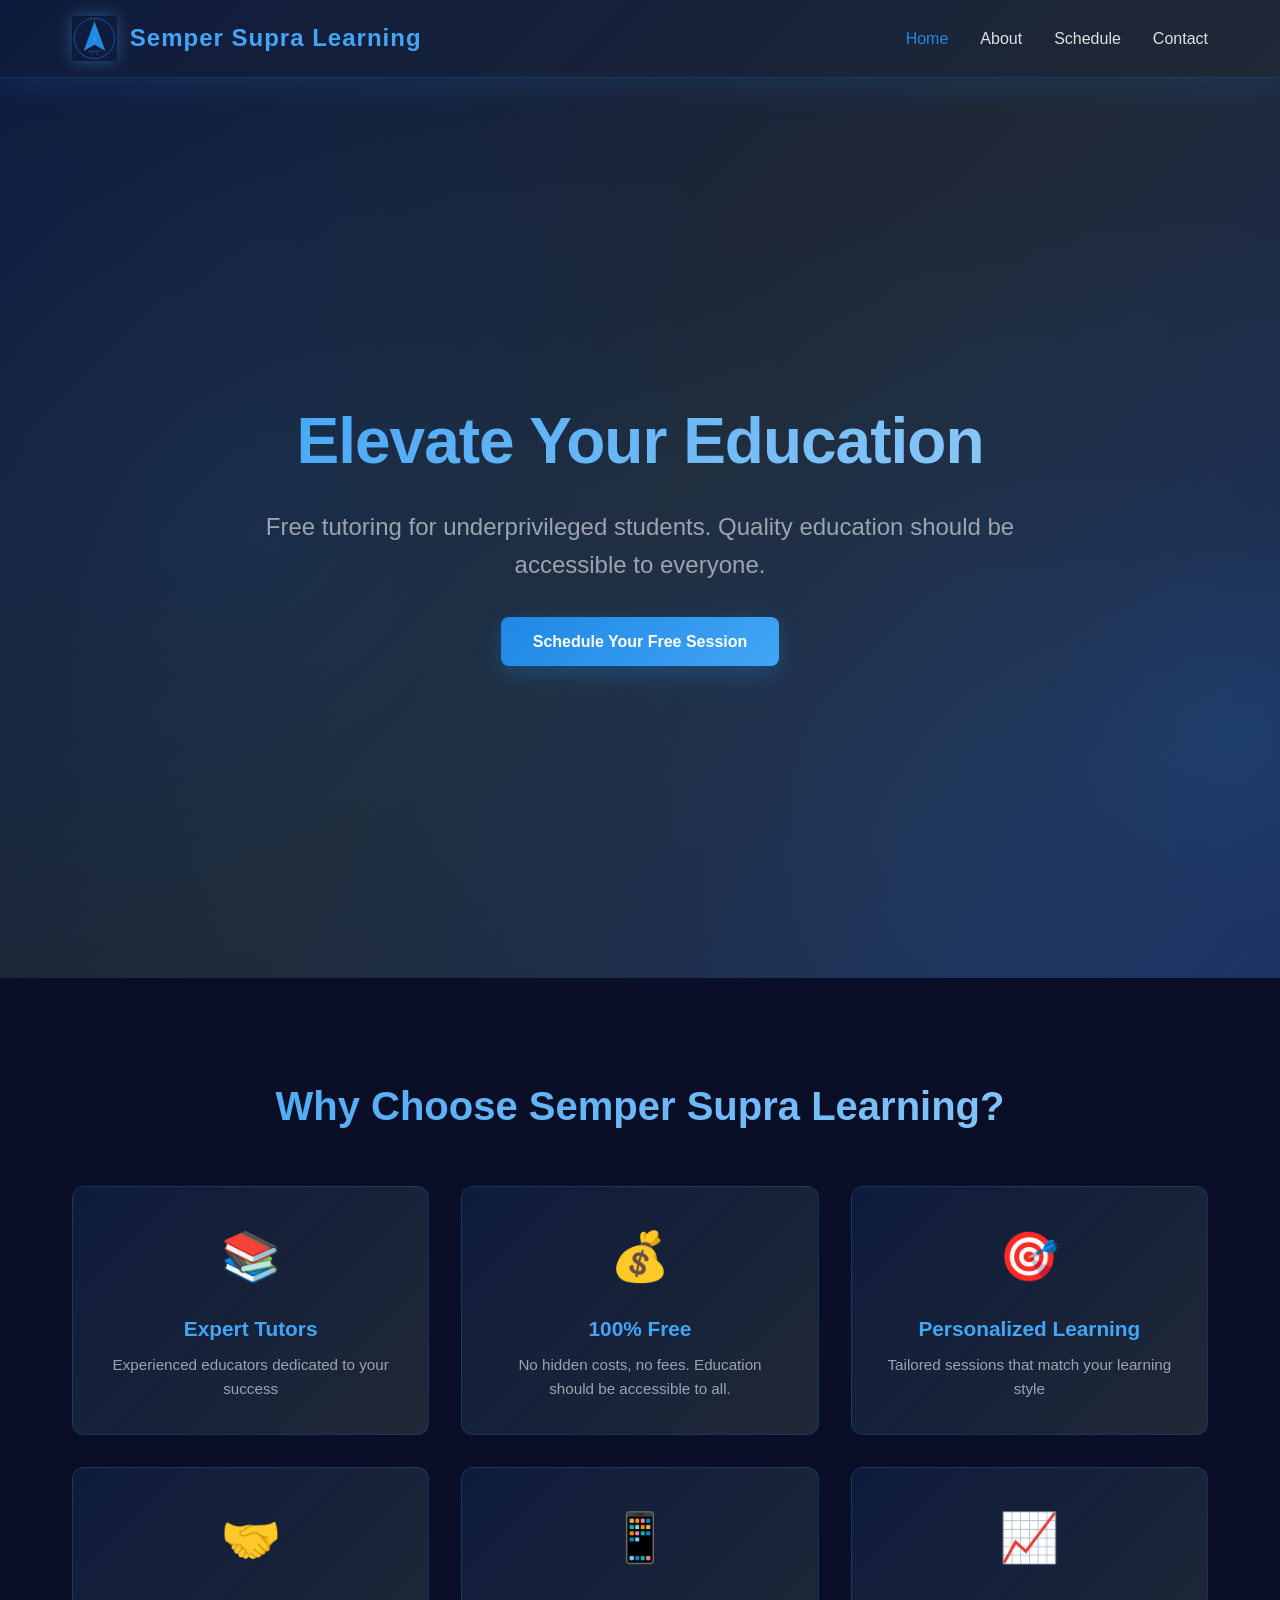
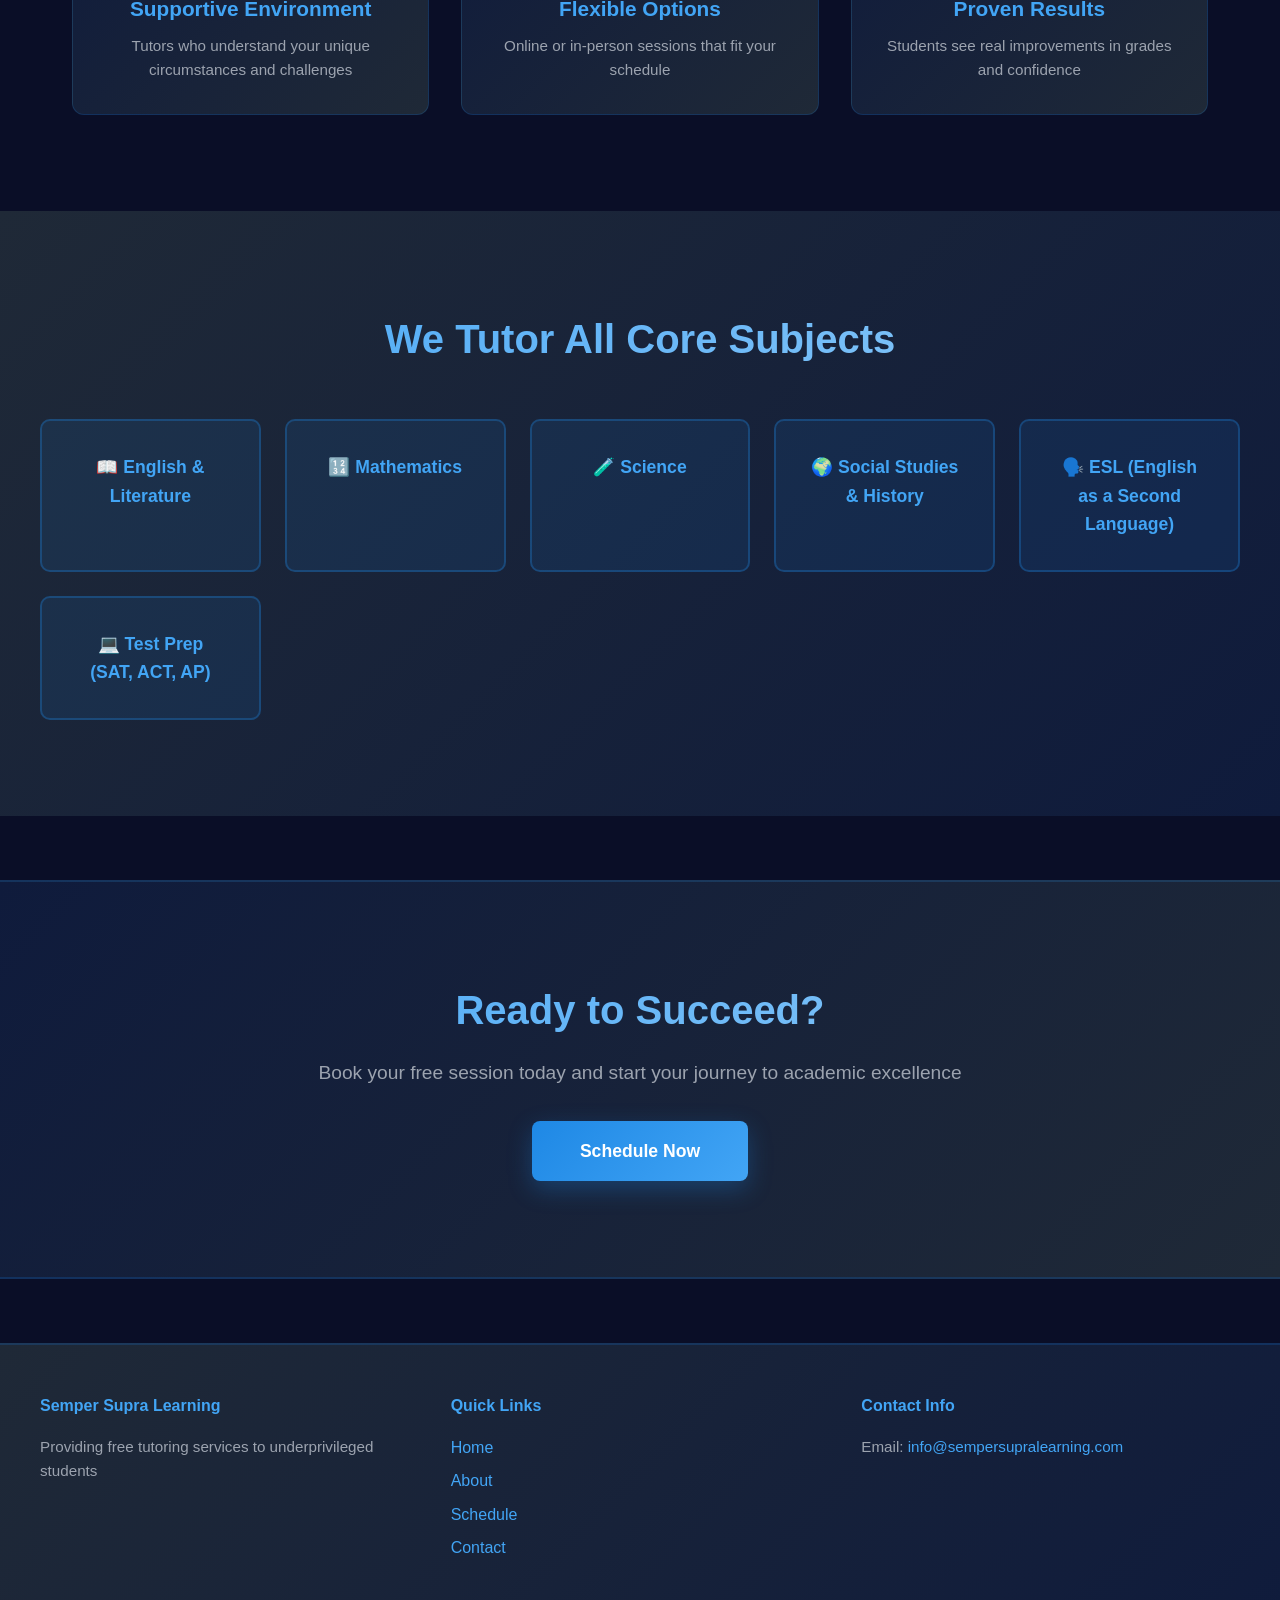
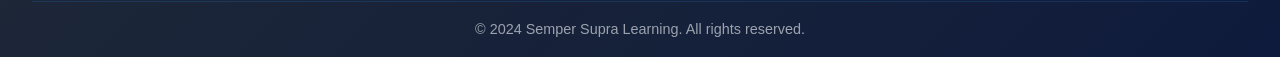
<file: index.html>
<!DOCTYPE html>
<html lang="en">
<head>
    <meta charset="UTF-8">
    <meta name="viewport" content="width=device-width, initial-scale=1.0">
    <title>Home - Semper Supra Learning</title>
    <link rel="icon" type="image/svg+xml" href="favicon.svg">
    <link rel="stylesheet" href="styles.css">
</head>
<body>
    <!-- Navigation Bar -->
    <nav class="navbar">
        <div class="nav-container">
            <div class="nav-logo">
                <a href="index.html">
                    <img src="logo.svg" alt="Semper Supra Learning" class="logo-icon">
                    Semper Supra Learning
                </a>
            </div>
            <ul class="nav-menu">
                <li class="nav-item"><a href="index.html" class="nav-link active">Home</a></li>
                <li class="nav-item"><a href="about.html" class="nav-link">About</a></li>
                <li class="nav-item"><a href="scheduling.html" class="nav-link">Schedule</a></li>
                <li class="nav-item"><a href="contact.html" class="nav-link">Contact</a></li>
            </ul>
        </div>
    </nav>

    <!-- Hero Section -->
    <section class="hero">
        <div class="hero-content">
            <h1>Elevate Your Education</h1>
            <p>Free tutoring for underprivileged students. Quality education should be accessible to everyone.</p>
            <a href="scheduling.html" class="btn btn-primary">Schedule Your Free Session</a>
        </div>
        <div class="hero-background">
            <div class="gradient-shape"></div>
        </div>
    </section>

    <!-- Features Section -->
    <section class="features">
        <h2>Why Choose Semper Supra Learning?</h2>
        <div class="features-grid">
            <div class="feature-card">
                <div class="feature-icon">📚</div>
                <h3>Expert Tutors</h3>
                <p>Experienced educators dedicated to your success</p>
            </div>
            <div class="feature-card">
                <div class="feature-icon">💰</div>
                <h3>100% Free</h3>
                <p>No hidden costs, no fees. Education should be accessible to all.</p>
            </div>
            <div class="feature-card">
                <div class="feature-icon">🎯</div>
                <h3>Personalized Learning</h3>
                <p>Tailored sessions that match your learning style</p>
            </div>
            <div class="feature-card">
                <div class="feature-icon">🤝</div>
                <h3>Supportive Environment</h3>
                <p>Tutors who understand your unique circumstances and challenges</p>
            </div>
            <div class="feature-card">
                <div class="feature-icon">📱</div>
                <h3>Flexible Options</h3>
                <p>Online or in-person sessions that fit your schedule</p>
            </div>
            <div class="feature-card">
                <div class="feature-icon">📈</div>
                <h3>Proven Results</h3>
                <p>Students see real improvements in grades and confidence</p>
            </div>
        </div>
    </section>

    <!-- Subjects Section -->
    <section class="subjects">
        <h2>We Tutor All Core Subjects</h2>
        <div class="subjects-grid">
            <div class="subject-item">📖 English & Literature</div>
            <div class="subject-item">🔢 Mathematics</div>
            <div class="subject-item">🧪 Science</div>
            <div class="subject-item">🌍 Social Studies & History</div>
            <div class="subject-item">🗣️ ESL (English as a Second Language)</div>
            <div class="subject-item">💻 Test Prep (SAT, ACT, AP)</div>
        </div>
    </section>

    <!-- CTA Section -->
    <section class="cta-section">
        <h2>Ready to Succeed?</h2>
        <p>Book your free session today and start your journey to academic excellence</p>
        <a href="scheduling.html" class="btn btn-primary btn-large">Schedule Now</a>
    </section>

    <!-- Footer -->
    <footer class="footer">
        <div class="footer-content">
            <div class="footer-section">
                <h4>Semper Supra Learning</h4>
                <p>Providing free tutoring services to underprivileged students</p>
            </div>
            <div class="footer-section">
                <h4>Quick Links</h4>
                <ul>
                    <li><a href="index.html">Home</a></li>
                    <li><a href="about.html">About</a></li>
                    <li><a href="scheduling.html">Schedule</a></li>
                    <li><a href="contact.html">Contact</a></li>
                </ul>
            </div>
            <div class="footer-section">
                <h4>Contact Info</h4>
                <p>Email: <a href="mailto:info@sempersupralearning.com">info@sempersupralearning.com</a></p>
            </div>
        </div>
        <div class="footer-bottom">
            <p>&copy; 2024 Semper Supra Learning. All rights reserved.</p>
        </div>
    </footer>

    <script src="script.js"></script>
</body>
</html>
</file>
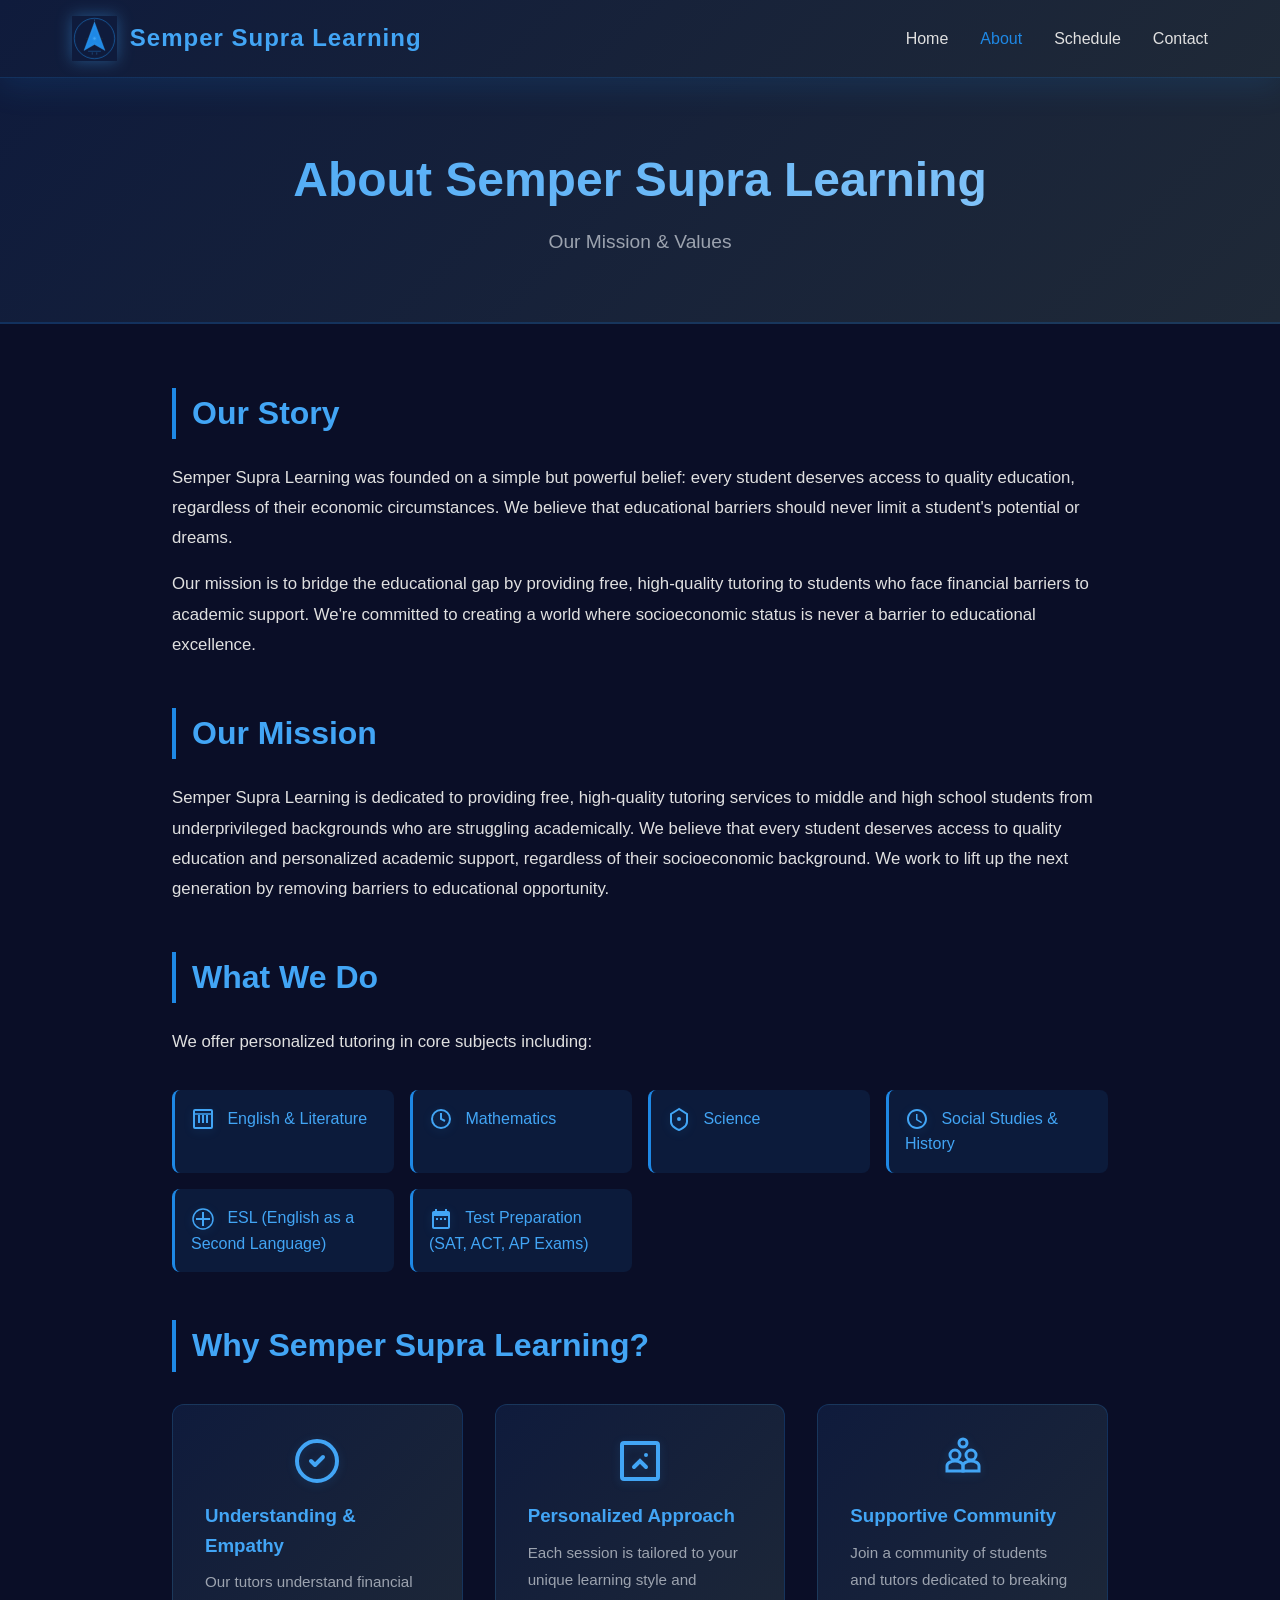
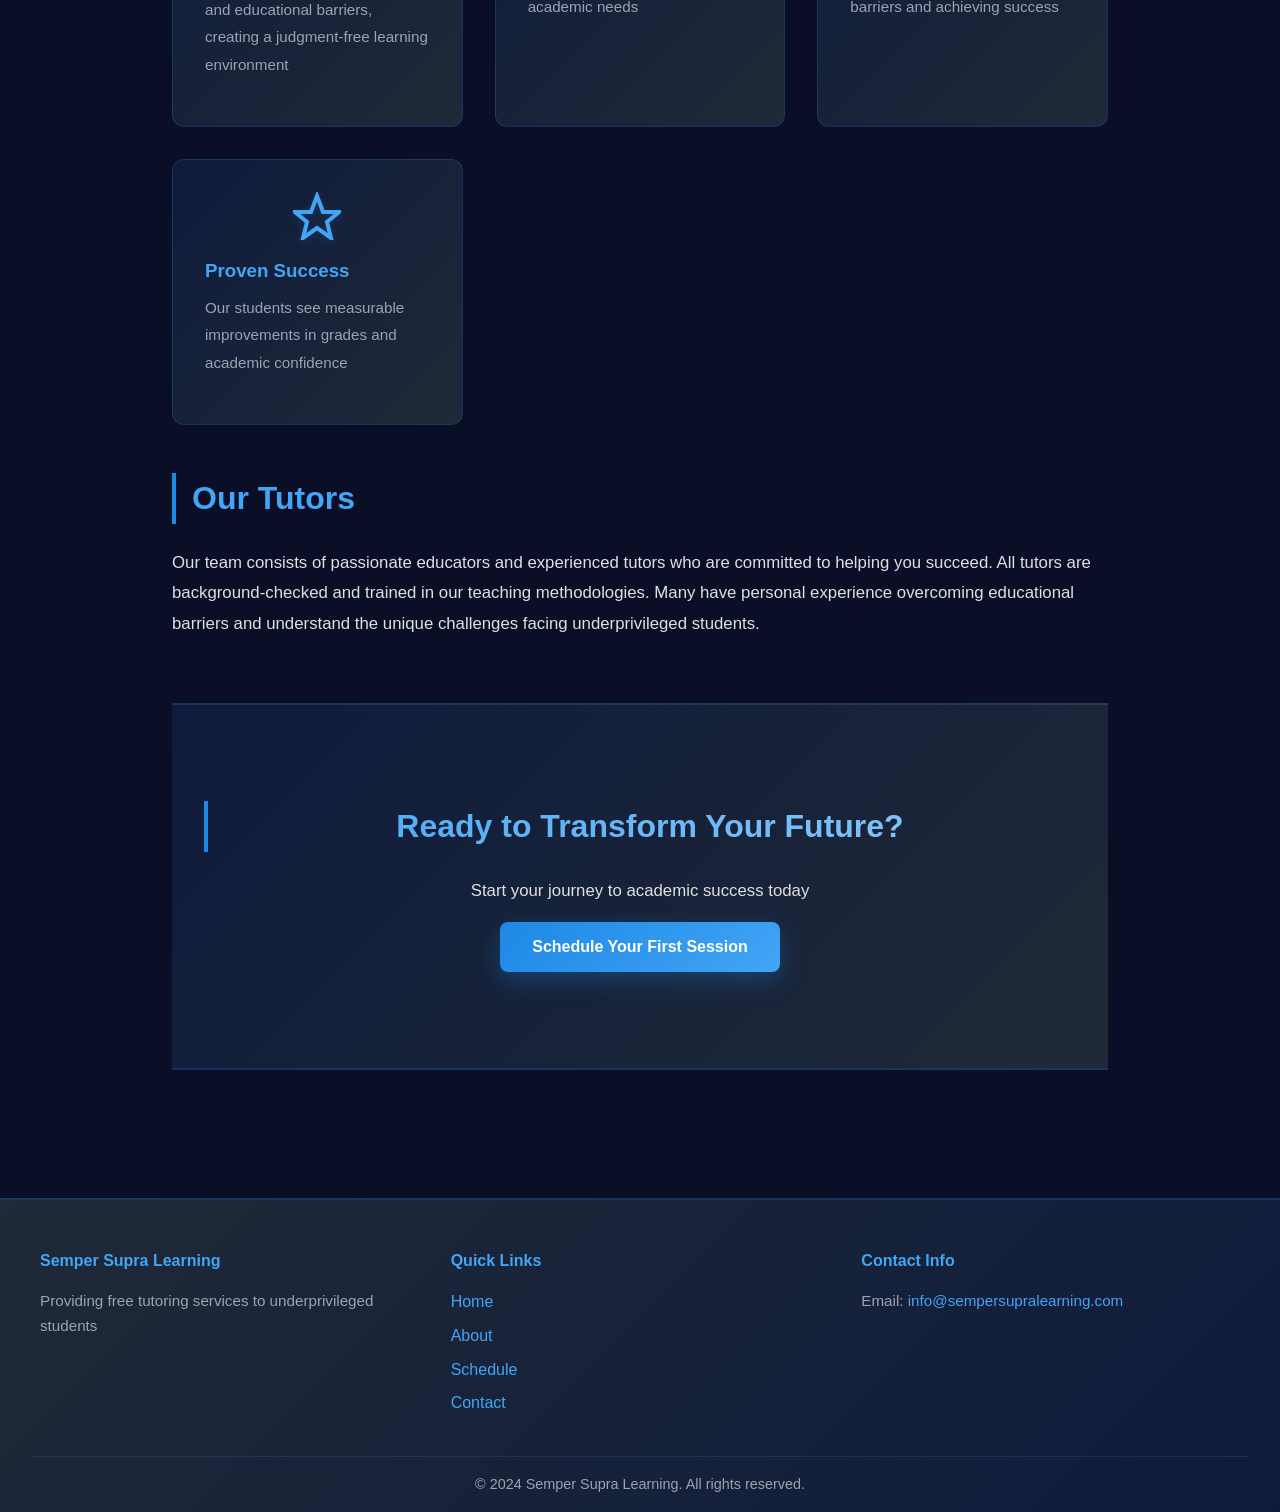
<file: about.html>
<!DOCTYPE html>
<html lang="en">
<head>
    <meta charset="UTF-8">
    <meta name="viewport" content="width=device-width, initial-scale=1.0">
    <title>About - Semper Supra Learning</title>
    <link rel="icon" type="image/svg+xml" href="favicon.svg">
    <link rel="stylesheet" href="styles.css">
</head>
<body>
    <!-- Navigation Bar -->
    <nav class="navbar">
        <div class="nav-container">
            <div class="nav-logo">
                <a href="index.html">
                    <img src="logo.svg" alt="Semper Supra Learning" class="logo-icon">
                    Semper Supra Learning
                </a>
            </div>
            <ul class="nav-menu">
                <li class="nav-item"><a href="index.html" class="nav-link">Home</a></li>
                <li class="nav-item"><a href="about.html" class="nav-link active">About</a></li>
                <li class="nav-item"><a href="scheduling.html" class="nav-link">Schedule</a></li>
                <li class="nav-item"><a href="contact.html" class="nav-link">Contact</a></li>
            </ul>
        </div>
    </nav>

    <!-- About Hero -->
    <section class="page-hero">
        <h1>About Semper Supra Learning</h1>
        <p>Our Mission & Values</p>
    </section>

    <!-- About Content -->
    <section class="about-content">
        <div class="about-section">
            <h2>Our Story</h2>
            <p>
                Semper Supra Learning was founded on a simple but powerful belief: every student deserves access to quality education, 
                regardless of their economic circumstances. We believe that educational barriers should never limit a student's potential or dreams.
            </p>
            <p>
                Our mission is to bridge the educational gap by providing free, high-quality tutoring to students who face financial barriers 
                to academic support. We're committed to creating a world where socioeconomic status is never a barrier to educational excellence.
            </p>
        </div>

        <div class="about-section">
            <h2>Our Mission</h2>
            <p>
                Semper Supra Learning is dedicated to providing free, high-quality tutoring services to middle and high school students 
                from underprivileged backgrounds who are struggling academically. We believe that every student deserves access to quality education 
                and personalized academic support, regardless of their socioeconomic background. We work to lift up the next generation by removing 
                barriers to educational opportunity.
            </p>
        </div>

        <div class="about-section">
            <h2>What We Do</h2>
            <p>
                We offer personalized tutoring in core subjects including:
            </p>
            <ul class="subject-list">
                <li><svg class="icon-small" viewBox="0 0 24 24" xmlns="http://www.w3.org/2000/svg"><rect x="3" y="3" width="18" height="18" rx="1" fill="none" stroke="#42a5f5" stroke-width="2"/><line x1="8" y1="8" x2="8" y2="16" stroke="#42a5f5" stroke-width="2"/><line x1="12" y1="8" x2="12" y2="16" stroke="#42a5f5" stroke-width="2"/><line x1="16" y1="8" x2="16" y2="16" stroke="#42a5f5" stroke-width="2"/><line x1="3" y1="7" x2="21" y2="7" stroke="#42a5f5" stroke-width="1.5"/></svg> English & Literature</li>
                <li><svg class="icon-small" viewBox="0 0 24 24" xmlns="http://www.w3.org/2000/svg"><g fill="none" stroke="#42a5f5" stroke-width="2"><circle cx="12" cy="12" r="9"/><path d="M12 6v6l4 2"/></g></svg> Mathematics</li>
                <li><svg class="icon-small" viewBox="0 0 24 24" xmlns="http://www.w3.org/2000/svg"><path d="M12 2L4 7v8c0 5 8 8 8 8s8-3 8-8V7l-8-5z" fill="none" stroke="#42a5f5" stroke-width="2"/><circle cx="12" cy="12" r="2" fill="#42a5f5"/></svg> Science</li>
                <li><svg class="icon-small" viewBox="0 0 24 24" xmlns="http://www.w3.org/2000/svg"><path d="M12 2C6.48 2 2 6.48 2 12s4.48 10 10 10 10-4.48 10-10S17.52 2 12 2zm0 18c-4.41 0-8-3.59-8-8s3.59-8 8-8 8 3.59 8 8-3.59 8-8 8z" fill="#42a5f5"/><path d="M12.5 7H11v6l5.25 3.15.75-1.23-4.5-2.67z" fill="#42a5f5"/></svg> Social Studies & History</li>
                <li><svg class="icon-small" viewBox="0 0 24 24" xmlns="http://www.w3.org/2000/svg"><path d="M19 13h-6v6h-2v-6H5v-2h6V5h2v6h6v2z" fill="#42a5f5"/><circle cx="12" cy="12" r="10" fill="none" stroke="#42a5f5" stroke-width="1.5"/></svg> ESL (English as a Second Language)</li>
                <li><svg class="icon-small" viewBox="0 0 24 24" xmlns="http://www.w3.org/2000/svg"><path d="M9 11H7v2h2v-2zm4 0h-2v2h2v-2zm4 0h-2v2h2v-2zm2-7h-1V2h-2v2H8V2H6v2H5c-1.11 0-1.99.9-1.99 2L3 20c0 1.1.89 2 2 2h14c1.1 0 2-.9 2-2V6c0-1.1-.9-2-2-2zm0 16H5V9h14v11z" fill="#42a5f5"/></svg> Test Preparation (SAT, ACT, AP Exams)</li>
            </ul>
        </div>

        <div class="about-section">
            <h2>Why Semper Supra Learning?</h2>
            <div class="benefits-grid">
                <div class="benefit-item">
                    <svg class="icon-medium" viewBox="0 0 24 24" xmlns="http://www.w3.org/2000/svg"><circle cx="12" cy="12" r="10" fill="none" stroke="#42a5f5" stroke-width="2"/><path d="M9 12l2 2 4-4" stroke="#42a5f5" stroke-width="2" fill="none" stroke-linecap="round" stroke-linejoin="round"/></svg>
                    <h3>Understanding & Empathy</h3>
                    <p>Our tutors understand financial and educational barriers, creating a judgment-free learning environment</p>
                </div>
                <div class="benefit-item">
                    <svg class="icon-medium" viewBox="0 0 24 24" xmlns="http://www.w3.org/2000/svg"><rect x="3" y="3" width="18" height="18" rx="1" fill="none" stroke="#42a5f5" stroke-width="2"/><path d="M9 15l3-3 3 3" stroke="#42a5f5" stroke-width="2" fill="none" stroke-linecap="round"/><circle cx="15" cy="9" r="1" fill="#42a5f5"/></svg>
                    <h3>Personalized Approach</h3>
                    <p>Each session is tailored to your unique learning style and academic needs</p>
                </div>
                <div class="benefit-item">
                    <svg class="icon-medium" viewBox="0 0 24 24" xmlns="http://www.w3.org/2000/svg"><circle cx="8" cy="9" r="2.5" fill="none" stroke="#42a5f5" stroke-width="1.5"/><circle cx="16" cy="9" r="2.5" fill="none" stroke="#42a5f5" stroke-width="1.5"/><path d="M8 12c-2 0-4 1-4 2.5v2.5h8v-2.5c0-1.5-2-2.5-4-2.5z" fill="none" stroke="#42a5f5" stroke-width="1.5"/><path d="M16 12c-2 0-4 1-4 2.5v2.5h8v-2.5c0-1.5-2-2.5-4-2.5z" fill="none" stroke="#42a5f5" stroke-width="1.5"/><circle cx="12" cy="3" r="2" fill="none" stroke="#42a5f5" stroke-width="1.5"/></svg>
                    <h3>Supportive Community</h3>
                    <p>Join a community of students and tutors dedicated to breaking barriers and achieving success</p>
                </div>
                <div class="benefit-item">
                    <svg class="icon-medium" viewBox="0 0 24 24" xmlns="http://www.w3.org/2000/svg"><path d="M12 2L15 10H23L17 15L19 23L12 18L5 23L7 15L1 10H9L12 2Z" fill="none" stroke="#42a5f5" stroke-width="2"/></svg>
                    <h3>Proven Success</h3>
                    <p>Our students see measurable improvements in grades and academic confidence</p>
                </div>
            </div>
        </div>

        <div class="about-section">
            <h2>Our Tutors</h2>
            <p>
                Our team consists of passionate educators and experienced tutors who are committed to helping you succeed. 
                All tutors are background-checked and trained in our teaching methodologies. Many have personal experience overcoming 
                educational barriers and understand the unique challenges facing underprivileged students.
            </p>
        </div>

        <div class="about-section cta-section">
            <h2>Ready to Transform Your Future?</h2>
            <p>Start your journey to academic success today</p>
            <a href="scheduling.html" class="btn btn-primary">Schedule Your First Session</a>
        </div>
    </section>

    <!-- Footer -->
    <footer class="footer">
        <div class="footer-content">
            <div class="footer-section">
                <h4>Semper Supra Learning</h4>
                <p>Providing free tutoring services to underprivileged students</p>
            </div>
            <div class="footer-section">
                <h4>Quick Links</h4>
                <ul>
                    <li><a href="index.html">Home</a></li>
                    <li><a href="about.html">About</a></li>
                    <li><a href="scheduling.html">Schedule</a></li>
                    <li><a href="contact.html">Contact</a></li>
                </ul>
            </div>
            <div class="footer-section">
                <h4>Contact Info</h4>
                <p>Email: <a href="mailto:info@sempersupralearning.com">info@sempersupralearning.com</a></p>
            </div>
        </div>
        <div class="footer-bottom">
            <p>&copy; 2024 Semper Supra Learning. All rights reserved.</p>
        </div>
    </footer>

    <script src="script.js"></script>
</body>
</html>
</file>
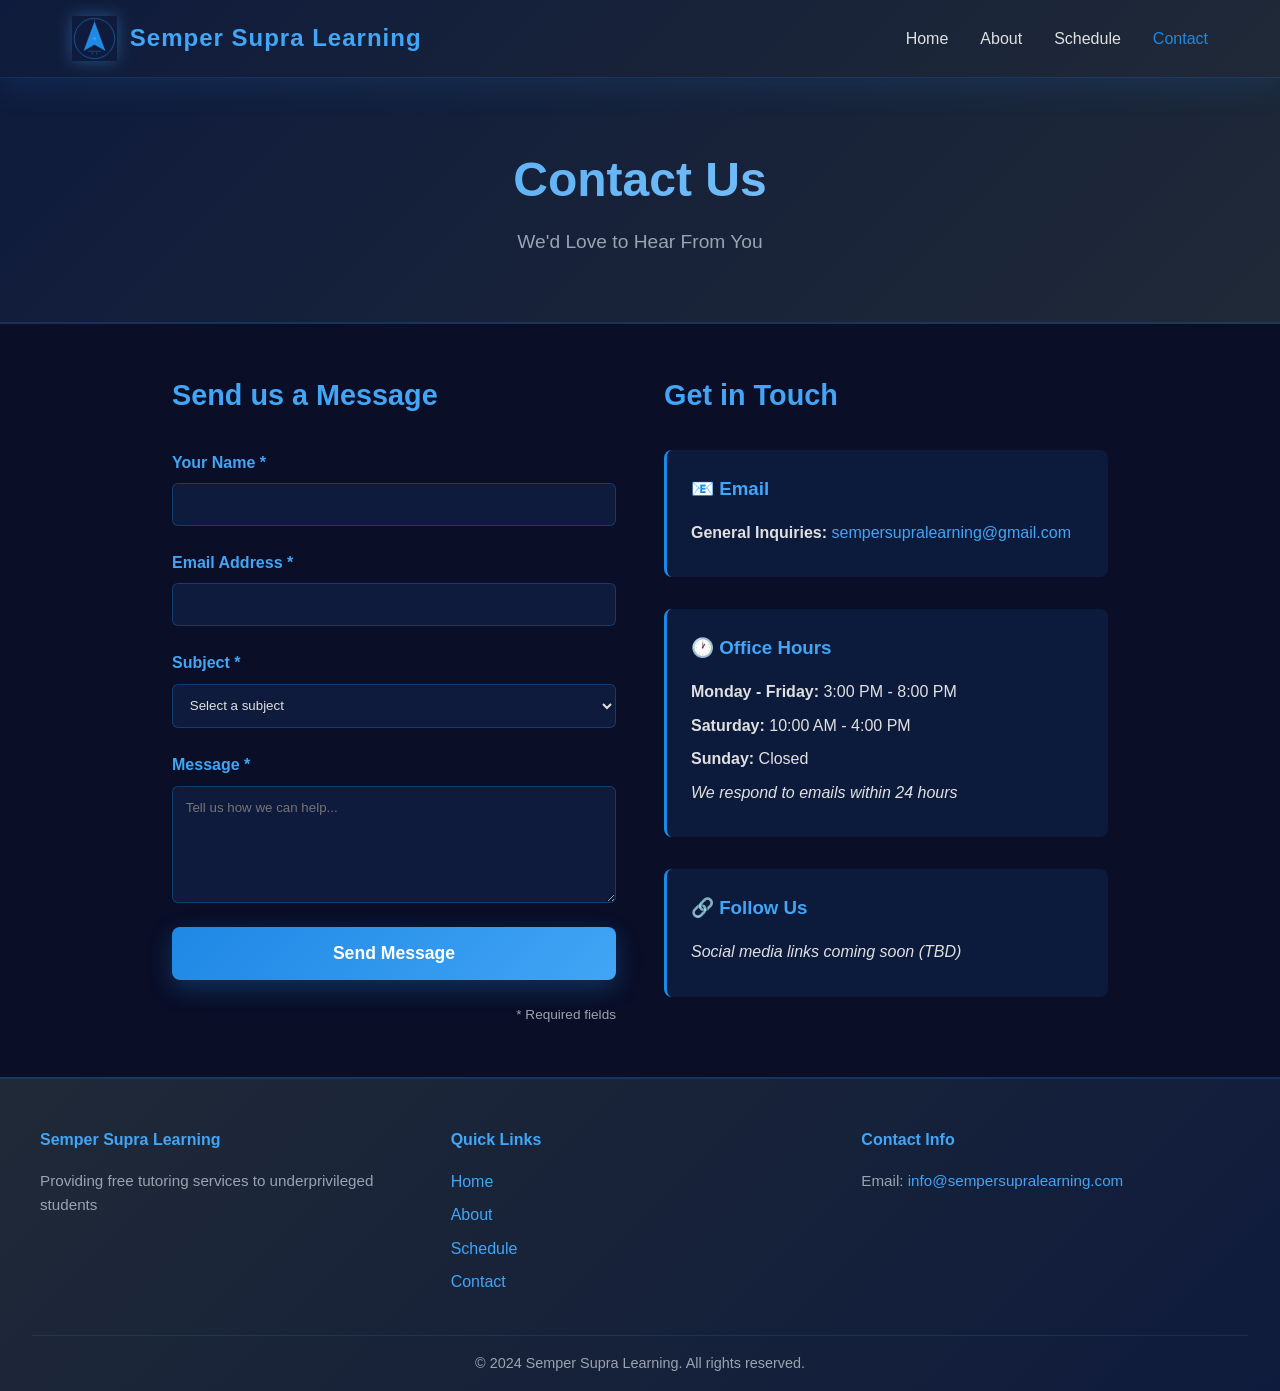
<file: contact.html>
<!DOCTYPE html>
<html lang="en">
<head>
    <meta charset="UTF-8">
    <meta name="viewport" content="width=device-width, initial-scale=1.0">
    <title>Contact Us - Semper Supra Learning</title>
    <link rel="icon" type="image/svg+xml" href="favicon.svg">
    <link rel="stylesheet" href="styles.css">
</head>
<body>
    <!-- Navigation Bar -->
    <nav class="navbar">
        <div class="nav-container">
            <div class="nav-logo">
                <a href="index.html">
                    <img src="logo.svg" alt="Semper Supra Learning" class="logo-icon">
                    Semper Supra Learning
                </a>
            </div>
            <ul class="nav-menu">
                <li class="nav-item"><a href="index.html" class="nav-link">Home</a></li>
                <li class="nav-item"><a href="about.html" class="nav-link">About</a></li>
                <li class="nav-item"><a href="scheduling.html" class="nav-link">Schedule</a></li>
                <li class="nav-item"><a href="contact.html" class="nav-link active">Contact</a></li>
            </ul>
        </div>
    </nav>

    <!-- Contact Hero -->
    <section class="page-hero">
        <h1>Contact Us</h1>
        <p>We'd Love to Hear From You</p>
    </section>

    <!-- Contact Content -->
    <section class="contact-content">
        <div class="contact-container">
            <!-- Contact Form -->
            <div class="contact-form-section">
                <h2>Send us a Message</h2>
                <form action="https://formspree.io/f/mjgnvgyv" method="POST" class="contact-form">
                    <div class="form-group">
                        <label for="contactName">Your Name *</label>
                        <input type="text" id="contactName" name="contactName" required>
                    </div>

                    <div class="form-group">
                        <label for="contactEmail">Email Address *</label>
                        <input type="email" id="contactEmail" name="contactEmail" required>
                    </div>

                    <div class="form-group">
                        <label for="contactSubject">Subject *</label>
                        <select id="contactSubject" name="contactSubject" required>
                            <option value="">Select a subject</option>
                            <option value="GeneralInquiry">General Inquiry</option>
                            <option value="Scheduling">Scheduling Question</option>
                            <option value="Technical">Technical Support</option>
                            <option value="Feedback">Feedback</option>
                            <option value="Partnership">Partnership Opportunity</option>
                            <option value="Other">Other</option>
                        </select>
                    </div>

                    <div class="form-group">
                        <label for="contactMessage">Message *</label>
                        <textarea id="contactMessage" name="contactMessage" rows="6" required placeholder="Tell us how we can help..."></textarea>
                    </div>

                    <button type="submit" class="btn btn-primary btn-large">Send Message</button>
                    <p class="form-note">* Required fields</p>
                </form>
            </div>

            <!-- Contact Information -->
            <div class="contact-info-section">
                <h2>Get in Touch</h2>

                <div class="contact-method">
                    <h3>📧 Email</h3>
                    <p>
                        <strong>General Inquiries:</strong> <a href="mailto:sempersupralearning@gmail.com">sempersupralearning@gmail.com</a>
                    </p>
                </div>

                <div class="contact-method">
                    <h3>🕐 Office Hours</h3>
                    <ul class="hours-list">
                        <li><strong>Monday - Friday:</strong> 3:00 PM - 8:00 PM</li>
                        <li><strong>Saturday:</strong> 10:00 AM - 4:00 PM</li>
                        <li><strong>Sunday:</strong> Closed</li>
                    </ul>
                    <p><em>We respond to emails within 24 hours</em></p>
                </div>

                <div class="contact-method">
                    <h3>🔗 Follow Us</h3>
                    <div class="social-links">
                        <p><em>Social media links coming soon (TBD)</em></p>
                    </div>
                </div>
            </div>
        </div>
    </section>

    <!-- Footer -->
    <footer class="footer">
        <div class="footer-content">
            <div class="footer-section">
                <h4>Semper Supra Learning</h4>
                <p>Providing free tutoring services to underprivileged students</p>
            </div>
            <div class="footer-section">
                <h4>Quick Links</h4>
                <ul>
                    <li><a href="index.html">Home</a></li>
                    <li><a href="about.html">About</a></li>
                    <li><a href="scheduling.html">Schedule</a></li>
                    <li><a href="contact.html">Contact</a></li>
                </ul>
            </div>
            <div class="footer-section">
                <h4>Contact Info</h4>
                <p>Email: <a href="mailto:info@sempersupralearning.com">info@sempersupralearning.com</a></p>
            </div>
        </div>
        <div class="footer-bottom">
            <p>&copy; 2024 Semper Supra Learning. All rights reserved.</p>
        </div>
    </footer>

    <script src="script.js"></script>
</body>
</html>
</file>
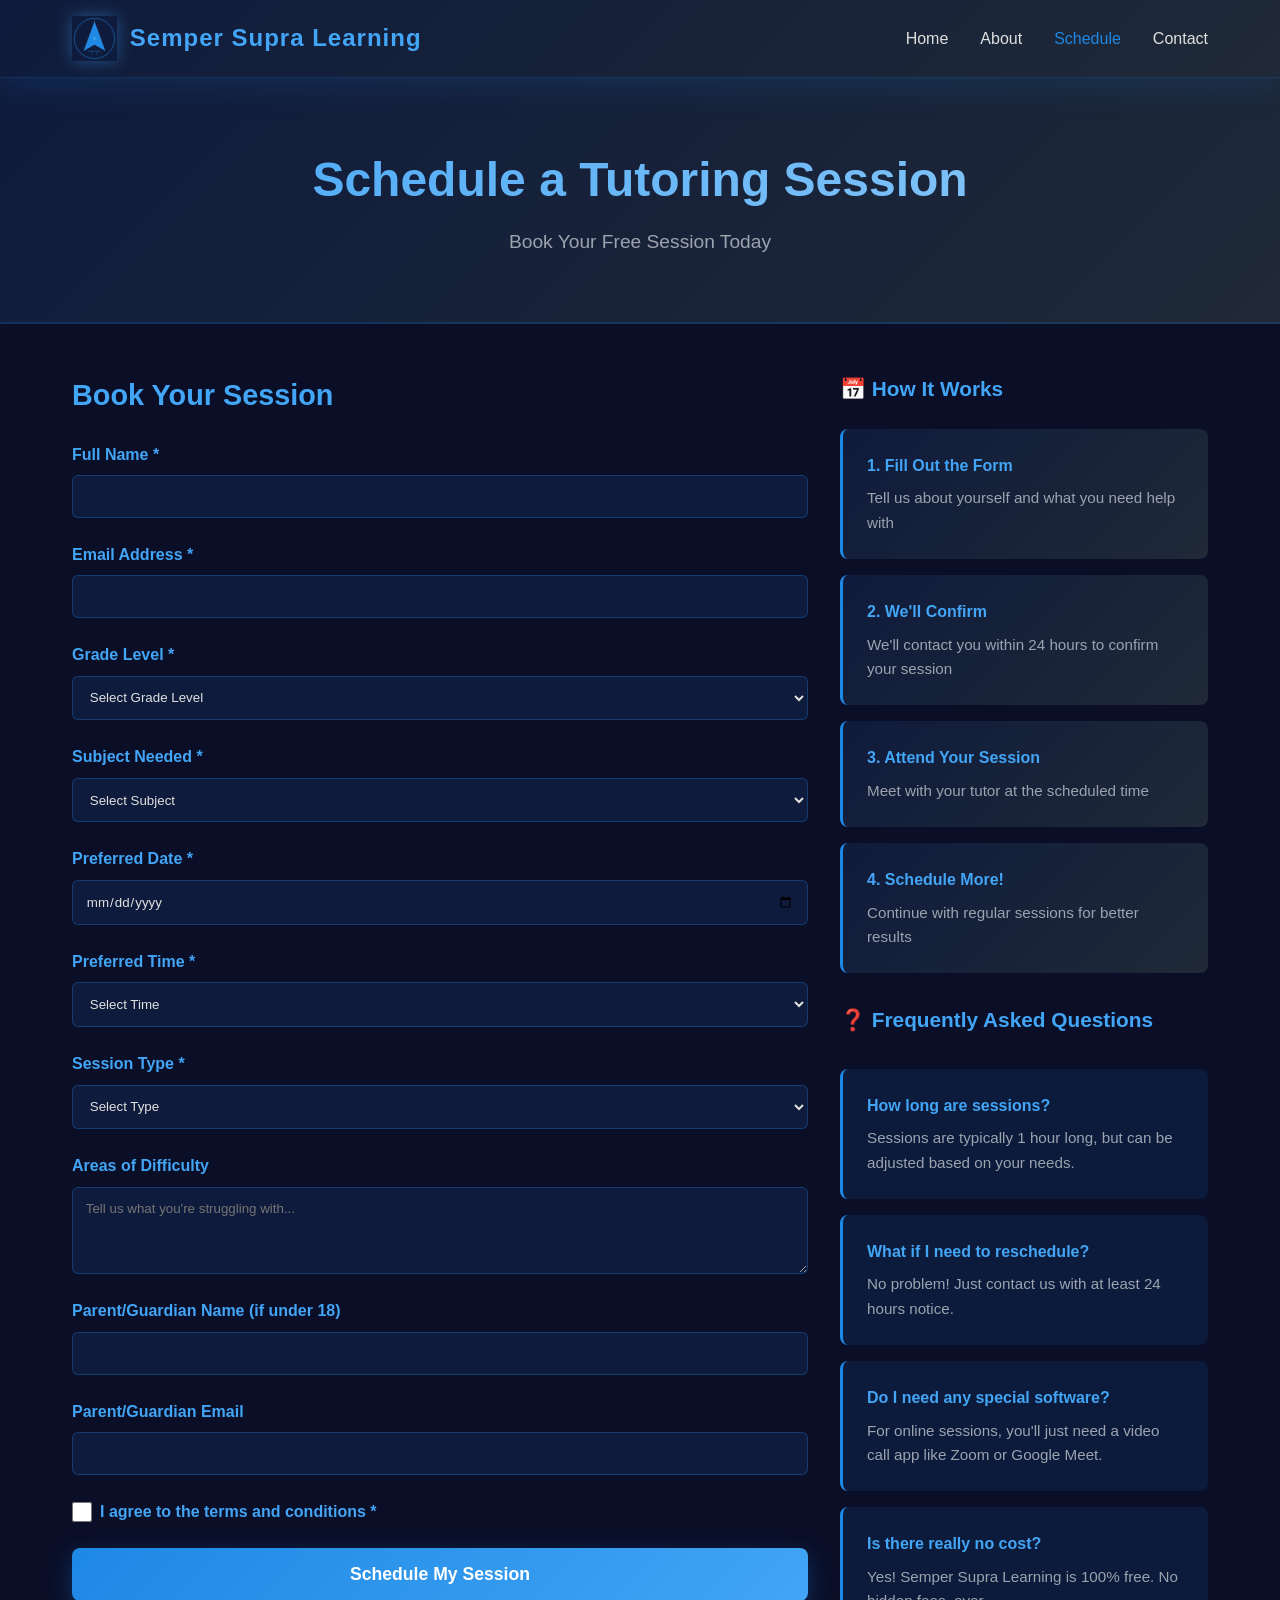
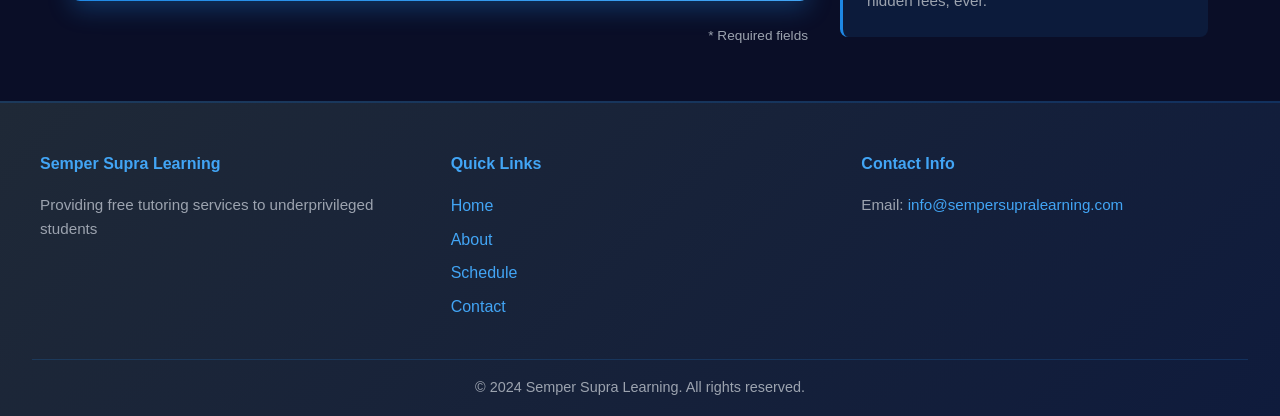
<file: scheduling.html>
<!DOCTYPE html>
<html lang="en">
<head>
    <meta charset="UTF-8">
    <meta name="viewport" content="width=device-width, initial-scale=1.0">
    <title>Schedule a Session - Semper Supra Learning</title>
    <link rel="icon" type="image/svg+xml" href="favicon.svg">
    <link rel="stylesheet" href="styles.css">
</head>
<body>
    <!-- Navigation Bar -->
    <nav class="navbar">
        <div class="nav-container">
            <div class="nav-logo">
                <a href="index.html">
                    <img src="logo.svg" alt="Semper Supra Learning" class="logo-icon">
                    Semper Supra Learning
                </a>
            </div>
            <ul class="nav-menu">
                <li class="nav-item"><a href="index.html" class="nav-link">Home</a></li>
                <li class="nav-item"><a href="about.html" class="nav-link">About</a></li>
                <li class="nav-item"><a href="scheduling.html" class="nav-link active">Schedule</a></li>
                <li class="nav-item"><a href="contact.html" class="nav-link">Contact</a></li>
            </ul>
        </div>
    </nav>

    <!-- Scheduling Hero -->
    <section class="page-hero">
        <h1>Schedule a Tutoring Session</h1>
        <p>Book Your Free Session Today</p>
    </section>

    <!-- Scheduling Content -->
    <section class="scheduling-content">
        <div class="scheduling-container">
            <div class="scheduling-form-section">
                <h2>Book Your Session</h2>
                <form action="https://formspree.io/f/xvzeozzy" method="POST" class="scheduling-form">
                    <div class="form-group">
                        <label for="fullName">Full Name *</label>
                        <input type="text" id="fullName" name="fullName" required>
                    </div>

                    <div class="form-group">
                        <label for="email">Email Address *</label>
                        <input type="email" id="email" name="email" required>
                    </div>

                    <div class="form-group">
                        <label for="gradeLevel">Grade Level *</label>
                        <select id="gradeLevel" name="gradeLevel" required>
                            <option value="">Select Grade Level</option>
                            <option value="6th">6th Grade</option>
                            <option value="7th">7th Grade</option>
                            <option value="8th">8th Grade</option>
                            <option value="9th">9th Grade (Freshman)</option>
                            <option value="10th">10th Grade (Sophomore)</option>
                            <option value="11th">11th Grade (Junior)</option>
                            <option value="12th">12th Grade (Senior)</option>
                        </select>
                    </div>

                    <div class="form-group">
                        <label for="subject">Subject Needed *</label>
                        <select id="subject" name="subject" required>
                            <option value="">Select Subject</option>
                            <option value="English">English & Literature</option>
                            <option value="Mathematics">Mathematics</option>
                            <option value="Science">Science</option>
                            <option value="History">Social Studies & History</option>
                            <option value="ESL">ESL (English as a Second Language)</option>
                            <option value="TestPrep">Test Preparation (SAT, ACT, AP)</option>
                            <option value="Other">Other</option>
                        </select>
                    </div>

                    <div class="form-group">
                        <label for="preferredDate">Preferred Date *</label>
                        <input type="date" id="preferredDate" name="preferredDate" required>
                    </div>

                    <div class="form-group">
                        <label for="preferredTime">Preferred Time *</label>
                        <select id="preferredTime" name="preferredTime" required>
                            <option value="">Select Time</option>
                            <option value="3:00 PM">3:00 PM</option>
                            <option value="3:30 PM">3:30 PM</option>
                            <option value="4:00 PM">4:00 PM</option>
                            <option value="4:30 PM">4:30 PM</option>
                            <option value="5:00 PM">5:00 PM</option>
                            <option value="5:30 PM">5:30 PM</option>
                            <option value="6:00 PM">6:00 PM</option>
                            <option value="6:30 PM">6:30 PM</option>
                            <option value="7:00 PM">7:00 PM</option>
                            <option value="Saturday 10:00 AM">Saturday 10:00 AM</option>
                            <option value="Saturday 11:00 AM">Saturday 11:00 AM</option>
                            <option value="Saturday 12:00 PM">Saturday 12:00 PM</option>
                        </select>
                    </div>

                    <div class="form-group">
                        <label for="sessionType">Session Type *</label>
                        <select id="sessionType" name="sessionType" required>
                            <option value="">Select Type</option>
                            <option value="In-Person">In-Person</option>
                            <option value="Online">Online (Video Call)</option>
                            <option value="Flexible">Either - I'm Flexible</option>
                        </select>
                    </div>

                    <div class="form-group">
                        <label for="difficulties">Areas of Difficulty</label>
                        <textarea id="difficulties" name="difficulties" rows="4" placeholder="Tell us what you're struggling with..."></textarea>
                    </div>

                    <div class="form-group">
                        <label for="parentName">Parent/Guardian Name (if under 18)</label>
                        <input type="text" id="parentName" name="parentName">
                    </div>

                    <div class="form-group">
                        <label for="parentEmail">Parent/Guardian Email</label>
                        <input type="email" id="parentEmail" name="parentEmail">
                    </div>

                    <div class="form-group checkbox">
                        <input type="checkbox" id="agreementCheckbox" name="agreement" required>
                        <label for="agreementCheckbox">I agree to the terms and conditions *</label>
                    </div>

                    <button type="submit" class="btn btn-primary btn-large">Schedule My Session</button>
                    <p class="form-note">* Required fields</p>
                </form>
            </div>

            <div class="scheduling-info-section">
                <h3>📅 How It Works</h3>
                <div class="info-box">
                    <h4>1. Fill Out the Form</h4>
                    <p>Tell us about yourself and what you need help with</p>
                </div>
                <div class="info-box">
                    <h4>2. We'll Confirm</h4>
                    <p>We'll contact you within 24 hours to confirm your session</p>
                </div>
                <div class="info-box">
                    <h4>3. Attend Your Session</h4>
                    <p>Meet with your tutor at the scheduled time</p>
                </div>
                <div class="info-box">
                    <h4>4. Schedule More!</h4>
                    <p>Continue with regular sessions for better results</p>
                </div>

                <h3 style="margin-top: 30px;">❓ Frequently Asked Questions</h3>
                <div class="faq">
                    <div class="faq-item">
                        <h4>How long are sessions?</h4>
                        <p>Sessions are typically 1 hour long, but can be adjusted based on your needs.</p>
                    </div>
                    <div class="faq-item">
                        <h4>What if I need to reschedule?</h4>
                        <p>No problem! Just contact us with at least 24 hours notice.</p>
                    </div>
                    <div class="faq-item">
                        <h4>Do I need any special software?</h4>
                        <p>For online sessions, you'll just need a video call app like Zoom or Google Meet.</p>
                    </div>
                    <div class="faq-item">
                        <h4>Is there really no cost?</h4>
                        <p>Yes! Semper Supra Learning is 100% free. No hidden fees, ever.</p>
                    </div>
                </div>
            </div>
        </div>
    </section>

    <!-- Footer -->
    <footer class="footer">
        <div class="footer-content">
            <div class="footer-section">
                <h4>Semper Supra Learning</h4>
                <p>Providing free tutoring services to underprivileged students</p>
            </div>
            <div class="footer-section">
                <h4>Quick Links</h4>
                <ul>
                    <li><a href="index.html">Home</a></li>
                    <li><a href="about.html">About</a></li>
                    <li><a href="scheduling.html">Schedule</a></li>
                    <li><a href="contact.html">Contact</a></li>
                </ul>
            </div>
            <div class="footer-section">
                <h4>Contact Info</h4>
                <p>Email: <a href="mailto:info@sempersupralearning.com">info@sempersupralearning.com</a></p>
            </div>
        </div>
        <div class="footer-bottom">
            <p>&copy; 2024 Semper Supra Learning. All rights reserved.</p>
        </div>
    </footer>

    <script src="script.js"></script>
</body>
</html>
</file>
<file: styles.css>
/* Icon Styles */
.icon-small {
    width: 24px;
    height: 24px;
    display: inline-block;
    vertical-align: middle;
    margin-right: 0.5rem;
}

.icon-medium {
    width: 48px;
    height: 48px;
    display: block;
    margin: 0 auto 1rem;
}

.icon-large {
    width: 64px;
    height: 64px;
    display: block;
    margin: 0 auto 1.5rem;
}

svg {
    transition: all 0.3s ease;
    filter: drop-shadow(0 2px 4px rgba(30, 136, 229, 0.2));
}

svg:hover {
    filter: drop-shadow(0 4px 8px rgba(30, 136, 229, 0.4));
    transform: scale(1.05);
}

.nav-logo a {
    font-size: 1.5rem;
    font-weight: 700;
    color: var(--light-accent);
    text-decoration: none;
    transition: all 0.3s ease;
    letter-spacing: 1px;
    display: flex;
    align-items: center;
    gap: 0.8rem;
}

.logo-icon {
    width: 45px;
    height: 45px;
    filter: drop-shadow(0 0 8px rgba(66, 165, 245, 0.4));
    transition: all 0.3s ease;
}

.nav-logo a:hover .logo-icon {
    filter: drop-shadow(0 0 15px rgba(66, 165, 245, 0.8));
    transform: scale(1.1);
}

/* General Styles */
* {
    margin: 0;
    padding: 0;
    box-sizing: border-box;
}

html {
    scroll-behavior: smooth;
}

body {
    font-family: 'Segoe UI', Tahoma, Geneva, Verdana, sans-serif;
    line-height: 1.6;
    color: #e0e0e0;
    background-color: #0a0e27;
}

/* Color Scheme */
:root {
    --primary-dark-blue: #0f1b3c;
    --secondary-dark-blue: #1a2d5c;
    --accent-blue: #1e88e5;
    --light-accent: #42a5f5;
    --dark-gray: #1f2937;
    --medium-gray: #374151;
    --light-gray: #4b5563;
    --text-light: #e0e0e0;
    --text-muted: #9ca3af;
    --background: #0a0e27;
}

/* Navbar */
.navbar {
    background: linear-gradient(135deg, var(--primary-dark-blue) 0%, var(--dark-gray) 100%);
    padding: 1rem 0;
    position: sticky;
    top: 0;
    z-index: 100;
    box-shadow: 0 8px 32px rgba(30, 136, 229, 0.15);
    border-bottom: 1px solid rgba(30, 136, 229, 0.2);
}

.nav-container {
    max-width: 1200px;
    margin: 0 auto;
    display: flex;
    justify-content: space-between;
    align-items: center;
    padding: 0 2rem;
}

.nav-logo a:hover {
    color: #64b5f6;
    text-shadow: 0 0 20px rgba(66, 165, 245, 0.5);
}

.nav-menu {
    display: flex;
    list-style: none;
    gap: 2rem;
}

.nav-link {
    color: var(--text-light);
    text-decoration: none;
    transition: all 0.3s ease;
    position: relative;
    font-weight: 500;
}

.nav-link::after {
    content: '';
    position: absolute;
    bottom: -5px;
    left: 0;
    width: 0;
    height: 2px;
    background: linear-gradient(90deg, var(--accent-blue), var(--light-accent));
    transition: width 0.3s ease;
}

.nav-link:hover::after {
    width: 100%;
}

.nav-link:hover {
    color: var(--light-accent);
}

.nav-link.active {
    color: var(--accent-blue);
}

/* Hero Section */
.hero {
    position: relative;
    min-height: 100vh;
    display: flex;
    align-items: center;
    justify-content: center;
    overflow: hidden;
    background: linear-gradient(135deg, var(--primary-dark-blue) 0%, var(--dark-gray) 50%, var(--secondary-dark-blue) 100%);
}

.hero::before {
    content: '';
    position: absolute;
    top: 0;
    left: 0;
    right: 0;
    bottom: 0;
    background: 
        radial-gradient(circle at 20% 50%, rgba(30, 136, 229, 0.1) 0%, transparent 50%),
        radial-gradient(circle at 80% 80%, rgba(66, 165, 245, 0.1) 0%, transparent 50%);
    pointer-events: none;
}

.hero-content {
    position: relative;
    z-index: 2;
    text-align: center;
    max-width: 800px;
    animation: fadeInUp 1s ease-out;
}

@keyframes fadeInUp {
    from {
        opacity: 0;
        transform: translateY(30px);
    }
    to {
        opacity: 1;
        transform: translateY(0);
    }
}

.hero h1 {
    font-size: 4rem;
    font-weight: 800;
    margin-bottom: 1rem;
    background: linear-gradient(135deg, var(--light-accent) 0%, #90caf9 100%);
    -webkit-background-clip: text;
    -webkit-text-fill-color: transparent;
    background-clip: text;
    letter-spacing: -1px;
}

.hero p {
    font-size: 1.5rem;
    color: var(--text-muted);
    margin-bottom: 2rem;
    font-weight: 300;
}

.gradient-shape {
    position: absolute;
    width: 400px;
    height: 400px;
    background: radial-gradient(circle, rgba(30, 136, 229, 0.1) 0%, transparent 70%);
    border-radius: 50%;
    animation: float 6s ease-in-out infinite;
}

@keyframes float {
    0%, 100% { transform: translateY(0px); }
    50% { transform: translateY(30px); }
}

/* Buttons */
.btn {
    padding: 12px 32px;
    border: none;
    border-radius: 8px;
    font-size: 1rem;
    font-weight: 600;
    cursor: pointer;
    transition: all 0.3s ease;
    text-decoration: none;
    display: inline-block;
    text-align: center;
}

.btn-primary {
    background: linear-gradient(135deg, var(--accent-blue) 0%, var(--light-accent) 100%);
    color: white;
    box-shadow: 0 8px 24px rgba(30, 136, 229, 0.3);
}

.btn-primary:hover {
    transform: translateY(-2px);
    box-shadow: 0 12px 32px rgba(30, 136, 229, 0.5);
}

.btn-large {
    padding: 16px 48px;
    font-size: 1.1rem;
}

/* Features Section */
.features {
    padding: 6rem 2rem;
    max-width: 1200px;
    margin: 0 auto;
    background: var(--background);
}

.features h2 {
    font-size: 2.5rem;
    margin-bottom: 3rem;
    text-align: center;
    background: linear-gradient(135deg, var(--light-accent) 0%, #90caf9 100%);
    -webkit-background-clip: text;
    -webkit-text-fill-color: transparent;
    background-clip: text;
}

.features-grid {
    display: grid;
    grid-template-columns: repeat(auto-fit, minmax(300px, 1fr));
    gap: 2rem;
}

.feature-card {
    background: linear-gradient(135deg, var(--primary-dark-blue) 0%, var(--dark-gray) 100%);
    padding: 2rem;
    border-radius: 12px;
    border: 1px solid rgba(30, 136, 229, 0.2);
    transition: all 0.3s ease;
    text-align: center;
}

.feature-card:hover {
    transform: translateY(-8px);
    border-color: rgba(30, 136, 229, 0.5);
    box-shadow: 0 20px 40px rgba(30, 136, 229, 0.2);
}

.feature-icon {
    font-size: 3rem;
    margin-bottom: 1rem;
}

.feature-card h3 {
    color: var(--light-accent);
    margin-bottom: 0.5rem;
    font-size: 1.3rem;
}

.feature-card p {
    color: var(--text-muted);
    font-size: 0.95rem;
}

/* Subjects Section */
.subjects {
    padding: 6rem 2rem;
    background: linear-gradient(135deg, var(--dark-gray) 0%, var(--primary-dark-blue) 100%);
    text-align: center;
}

.subjects h2 {
    font-size: 2.5rem;
    margin-bottom: 3rem;
    background: linear-gradient(135deg, var(--light-accent) 0%, #90caf9 100%);
    -webkit-background-clip: text;
    -webkit-text-fill-color: transparent;
    background-clip: text;
}

.subjects-grid {
    display: grid;
    grid-template-columns: repeat(auto-fit, minmax(200px, 1fr));
    gap: 1.5rem;
    max-width: 1200px;
    margin: 0 auto;
}

.subject-item {
    background: rgba(30, 136, 229, 0.1);
    border: 2px solid rgba(30, 136, 229, 0.3);
    padding: 2rem;
    border-radius: 10px;
    font-size: 1.1rem;
    font-weight: 600;
    color: var(--light-accent);
    transition: all 0.3s ease;
}

.subject-item:hover {
    background: rgba(30, 136, 229, 0.2);
    border-color: var(--light-accent);
    transform: scale(1.05);
    box-shadow: 0 10px 30px rgba(30, 136, 229, 0.2);
}

/* CTA Section */
.cta-section {
    padding: 6rem 2rem;
    text-align: center;
    background: linear-gradient(135deg, var(--primary-dark-blue) 0%, var(--dark-gray) 100%);
    border-top: 2px solid rgba(30, 136, 229, 0.2);
    border-bottom: 2px solid rgba(30, 136, 229, 0.2);
}

.cta-section h2 {
    font-size: 2.5rem;
    margin-bottom: 1rem;
    background: linear-gradient(135deg, var(--light-accent) 0%, #90caf9 100%);
    -webkit-background-clip: text;
    -webkit-text-fill-color: transparent;
    background-clip: text;
}

.cta-section p {
    font-size: 1.2rem;
    color: var(--text-muted);
    margin-bottom: 2rem;
}

/* Page Hero */
.page-hero {
    padding: 4rem 2rem;
    text-align: center;
    background: linear-gradient(135deg, var(--primary-dark-blue) 0%, var(--dark-gray) 100%);
    border-bottom: 2px solid rgba(30, 136, 229, 0.2);
}

.page-hero h1 {
    font-size: 3rem;
    background: linear-gradient(135deg, var(--light-accent) 0%, #90caf9 100%);
    -webkit-background-clip: text;
    -webkit-text-fill-color: transparent;
    background-clip: text;
    margin-bottom: 0.5rem;
}

.page-hero p {
    color: var(--text-muted);
    font-size: 1.2rem;
}

/* About Section */
.about-content {
    max-width: 1000px;
    margin: 0 auto;
    padding: 4rem 2rem;
}

.about-section {
    margin-bottom: 3rem;
    animation: fadeInUp 0.6s ease-out;
}

.about-section h2 {
    font-size: 2rem;
    color: var(--light-accent);
    margin-bottom: 1.5rem;
    border-left: 4px solid var(--accent-blue);
    padding-left: 1rem;
}

.about-section p {
    color: var(--text-light);
    font-size: 1.05rem;
    line-height: 1.8;
    margin-bottom: 1rem;
}

.subject-list {
    display: grid;
    grid-template-columns: repeat(auto-fit, minmax(200px, 1fr));
    gap: 1rem;
    margin: 2rem 0;
}

.subject-list li {
    background: rgba(30, 136, 229, 0.1);
    padding: 1rem;
    border-radius: 8px;
    border-left: 3px solid var(--accent-blue);
    list-style: none;
    color: var(--light-accent);
}

.benefits-grid {
    display: grid;
    grid-template-columns: repeat(auto-fit, minmax(250px, 1fr));
    gap: 2rem;
    margin-top: 2rem;
}

.benefit-item {
    background: linear-gradient(135deg, var(--primary-dark-blue) 0%, var(--dark-gray) 100%);
    padding: 2rem;
    border-radius: 12px;
    border: 1px solid rgba(30, 136, 229, 0.2);
    transition: all 0.3s ease;
}

.benefit-item:hover {
    transform: translateY(-5px);
    border-color: var(--accent-blue);
    box-shadow: 0 15px 35px rgba(30, 136, 229, 0.15);
}

.benefit-item h3 {
    color: var(--light-accent);
    margin-bottom: 0.5rem;
}

.benefit-item p {
    color: var(--text-muted);
    font-size: 0.95rem;
}

/* Contact Section */
.contact-content {
    max-width: 1000px;
    margin: 0 auto;
    padding: 3rem 2rem;
}

.contact-container {
    display: grid;
    grid-template-columns: 1fr 1fr;
    gap: 3rem;
}

.contact-form-section h2,
.contact-info-section h2 {
    font-size: 1.8rem;
    color: var(--light-accent);
    margin-bottom: 2rem;
}

.contact-form {
    display: flex;
    flex-direction: column;
    gap: 1.5rem;
}

.form-group {
    display: flex;
    flex-direction: column;
}

.form-group label {
    color: var(--light-accent);
    font-weight: 600;
    margin-bottom: 0.5rem;
}

.form-group input,
.form-group select,
.form-group textarea {
    background: var(--primary-dark-blue);
    border: 1px solid rgba(30, 136, 229, 0.3);
    color: var(--text-light);
    padding: 0.8rem;
    border-radius: 6px;
    font-family: inherit;
    transition: all 0.3s ease;
}

.form-group input:focus,
.form-group select:focus,
.form-group textarea:focus {
    outline: none;
    border-color: var(--accent-blue);
    box-shadow: 0 0 10px rgba(30, 136, 229, 0.3);
    background: var(--secondary-dark-blue);
}

.form-group.checkbox {
    flex-direction: row;
    align-items: center;
    gap: 0.5rem;
}

.form-group.checkbox input {
    width: 20px;
    height: 20px;
    cursor: pointer;
}

.form-group.checkbox label {
    margin-bottom: 0;
}

.form-note {
    color: var(--text-muted);
    font-size: 0.85rem;
    text-align: right;
}

.contact-method {
    margin-bottom: 2rem;
    padding: 1.5rem;
    background: rgba(30, 136, 229, 0.1);
    border-radius: 8px;
    border-left: 3px solid var(--accent-blue);
}

.contact-method h3 {
    color: var(--light-accent);
    margin-bottom: 1rem;
}

.contact-method p {
    color: var(--text-light);
    margin-bottom: 0.5rem;
}

.contact-method a {
    color: var(--light-accent);
    text-decoration: none;
    transition: all 0.3s ease;
}

.contact-method a:hover {
    text-decoration: underline;
    color: #90caf9;
}

.hours-list {
    list-style: none;
    color: var(--text-light);
}

.hours-list li {
    margin-bottom: 0.5rem;
}

/* Scheduling Section */
.scheduling-content {
    max-width: 1200px;
    margin: 0 auto;
    padding: 3rem 2rem;
}

.scheduling-container {
    display: grid;
    grid-template-columns: 2fr 1fr;
    gap: 2rem;
}

.scheduling-form-section h2 {
    font-size: 1.8rem;
    color: var(--light-accent);
    margin-bottom: 1.5rem;
}

.scheduling-form {
    display: grid;
    gap: 1.5rem;
}

.scheduling-info-section h3 {
    font-size: 1.3rem;
    color: var(--light-accent);
    margin-bottom: 1.5rem;
}

.info-box {
    background: linear-gradient(135deg, var(--primary-dark-blue) 0%, var(--dark-gray) 100%);
    padding: 1.5rem;
    border-radius: 8px;
    border-left: 3px solid var(--accent-blue);
    margin-bottom: 1rem;
}

.info-box h4 {
    color: var(--light-accent);
    margin-bottom: 0.5rem;
}

.info-box p {
    color: var(--text-muted);
    font-size: 0.95rem;
}

.faq {
    margin-top: 2rem;
}

.faq-item {
    background: rgba(30, 136, 229, 0.1);
    padding: 1.5rem;
    border-radius: 8px;
    margin-bottom: 1rem;
    border-left: 3px solid var(--accent-blue);
}

.faq-item h4 {
    color: var(--light-accent);
    margin-bottom: 0.5rem;
}

.faq-item p {
    color: var(--text-muted);
    font-size: 0.95rem;
}

/* Footer */
.footer {
    background: linear-gradient(135deg, var(--dark-gray) 0%, var(--primary-dark-blue) 100%);
    color: var(--text-light);
    padding: 3rem 2rem 1rem;
    border-top: 2px solid rgba(30, 136, 229, 0.2);
}

.footer-content {
    display: grid;
    grid-template-columns: repeat(auto-fit, minmax(250px, 1fr));
    gap: 2rem;
    max-width: 1200px;
    margin: 0 auto 2rem;
}

.footer-section h4 {
    color: var(--light-accent);
    margin-bottom: 1rem;
}

.footer-section p {
    color: var(--text-muted);
    font-size: 0.95rem;
    margin-bottom: 0.5rem;
}

.footer-section ul {
    list-style: none;
}

.footer-section ul li {
    margin-bottom: 0.5rem;
}

.footer-section a {
    color: var(--light-accent);
    text-decoration: none;
    transition: all 0.3s ease;
}

.footer-section a:hover {
    color: #90caf9;
    text-decoration: underline;
}

.footer-bottom {
    text-align: center;
    padding-top: 1rem;
    border-top: 1px solid rgba(30, 136, 229, 0.2);
    color: var(--text-muted);
    font-size: 0.9rem;
}

.cta-section {
    margin: 4rem 0;
}

/* Responsive Design */
@media (max-width: 768px) {
    .hero h1 {
        font-size: 2.5rem;
    }

    .hero p {
        font-size: 1.1rem;
    }

    .nav-menu {
        gap: 1rem;
    }

    .features h2,
    .subjects h2,
    .cta-section h2,
    .page-hero h1 {
        font-size: 1.8rem;
    }

    .contact-container,
    .scheduling-container {
        grid-template-columns: 1fr;
    }

    .subject-item {
        font-size: 0.9rem;
        padding: 1.5rem;
    }
}
</file>
